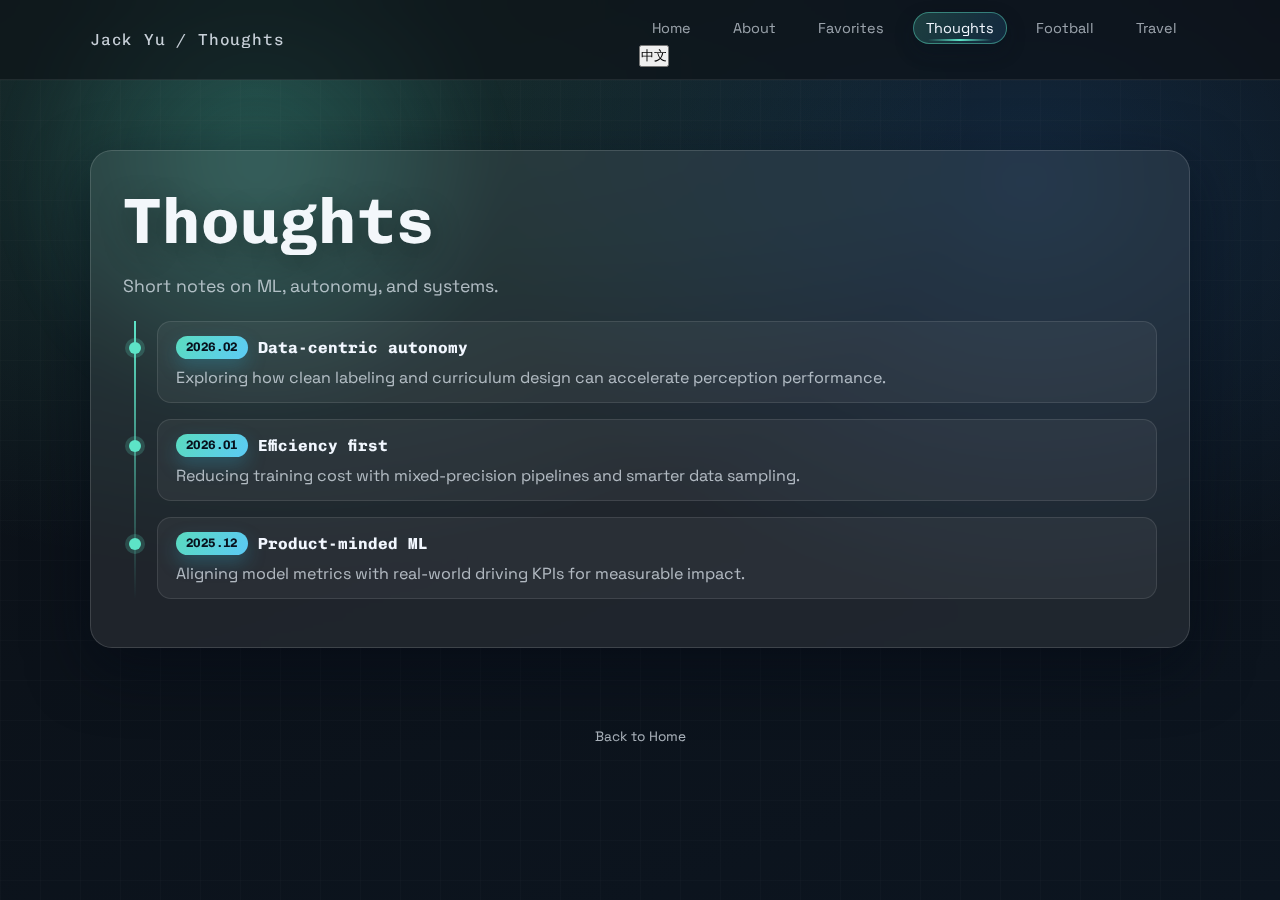
<file: devlog/index.html>
<!DOCTYPE html>
<html lang="en">
<head>
  <meta charset="UTF-8" />
  <meta name="viewport" content="width=device-width, initial-scale=1.0" />
  <title>Thoughts | Jack Yu</title>
  <link rel="stylesheet" href="../css/style.css" />
</head>
<body data-title-key="title.thoughts">
  <header class="topbar">
    <div class="inner">
      <div class="logo" data-i18n="thoughts.logo">Jack Yu / Thoughts</div>
      <div class="topbar-actions">
        <nav class="nav">
          <a href="../" data-i18n="common.nav.home">Home</a>
          <a href="../about/" data-i18n="common.nav.about">About</a>
          <a href="../favorites/" data-i18n="common.nav.favorites">Favorites</a>
          <a class="is-active" href="../devlog/" data-i18n="common.nav.thoughts">Thoughts</a>
          <a href="../football/" data-i18n="common.nav.football">Football</a>
          <a href="../travel/" data-i18n="common.nav.travel">Travel</a>
        </nav>
        <button class="lang-toggle" type="button" aria-label="Switch language">
          <span class="lang-toggle-text">中文</span>
        </button>
      </div>
    </div>
  </header>

  <main class="container">
    <section class="glass" data-reveal>
      <h1 class="hero-title" data-i18n="thoughts.hero.title">Thoughts</h1>
      <p class="hero-subtitle" data-i18n="thoughts.hero.subtitle">Short notes on ML, autonomy, and systems.</p>
      <div class="timeline">
        <div class="timeline-item">
          <h4><span class="timeline-date">2026.02</span><span data-i18n="thoughts.item1.title">Data-centric autonomy</span></h4>
          <p data-i18n="thoughts.item1.body">Exploring how clean labeling and curriculum design can accelerate perception performance.</p>
        </div>
        <div class="timeline-item">
          <h4><span class="timeline-date">2026.01</span><span data-i18n="thoughts.item2.title">Efficiency first</span></h4>
          <p data-i18n="thoughts.item2.body">Reducing training cost with mixed-precision pipelines and smarter data sampling.</p>
        </div>
        <div class="timeline-item">
          <h4><span class="timeline-date">2025.12</span><span data-i18n="thoughts.item3.title">Product-minded ML</span></h4>
          <p data-i18n="thoughts.item3.body">Aligning model metrics with real-world driving KPIs for measurable impact.</p>
        </div>
      </div>
    </section>

    <div class="footer"><span data-i18n="common.footer.back">Back to</span> <a href="../" data-i18n="common.footer.home">Home</a></div>
  </main>

  <script src="../js/main.js"></script>
</body>
</html>
</file>
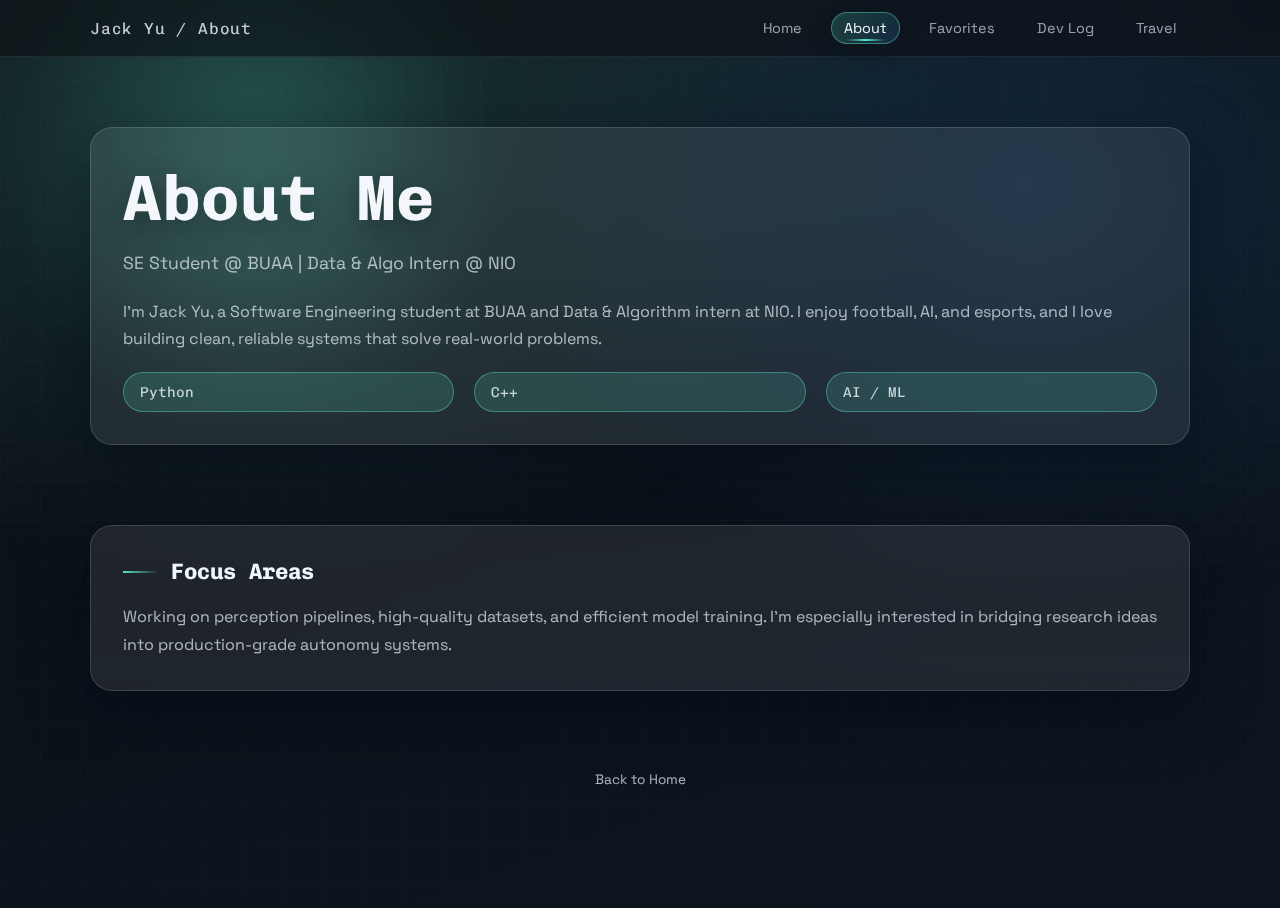
<file: about.html>
<!DOCTYPE html>
<html lang="en">
<head>
  <meta charset="UTF-8" />
  <meta name="viewport" content="width=device-width, initial-scale=1.0" />
  <title>About | Jack Yu</title>
  <link rel="stylesheet" href="./css/style.css" />
</head>
<body>
  <header class="topbar">
    <div class="inner">
      <div class="logo">Jack Yu / About</div>
      <nav class="nav">
        <a href="./index.html">Home</a>
        <a class="is-active" href="./about.html">About</a>
        <a href="./favorites.html">Favorites</a>
        <a href="./devlog.html">Dev Log</a>
        <a href="./travel.html">Travel</a>
      </nav>
    </div>
  </header>

  <main class="container">
    <section class="glass" data-reveal>
      <h1 class="hero-title">About Me</h1>
      <p class="hero-subtitle">SE Student @ BUAA | Data &amp; Algo Intern @ NIO</p>
      <p style="color: var(--muted); line-height: 1.7;">
        I'm Jack Yu, a Software Engineering student at BUAA and Data &amp; Algorithm intern at NIO. I enjoy football,
        AI, and esports, and I love building clean, reliable systems that solve real-world problems.
      </p>
      <div class="about-grid">
        <div class="chip">Python</div>
        <div class="chip">C++</div>
        <div class="chip">AI / ML</div>
      </div>
    </section>

    <section class="section glass" data-reveal>
      <h2 class="section-title"><span></span>Focus Areas</h2>
      <p style="color: var(--muted); line-height: 1.7;">
        Working on perception pipelines, high-quality datasets, and efficient model training. I'm especially
        interested in bridging research ideas into production-grade autonomy systems.
      </p>
    </section>

    <div class="footer">Back to <a href="./index.html">Home</a></div>
  </main>

  <script src="./js/main.js"></script>
</body>
</html>
</file>
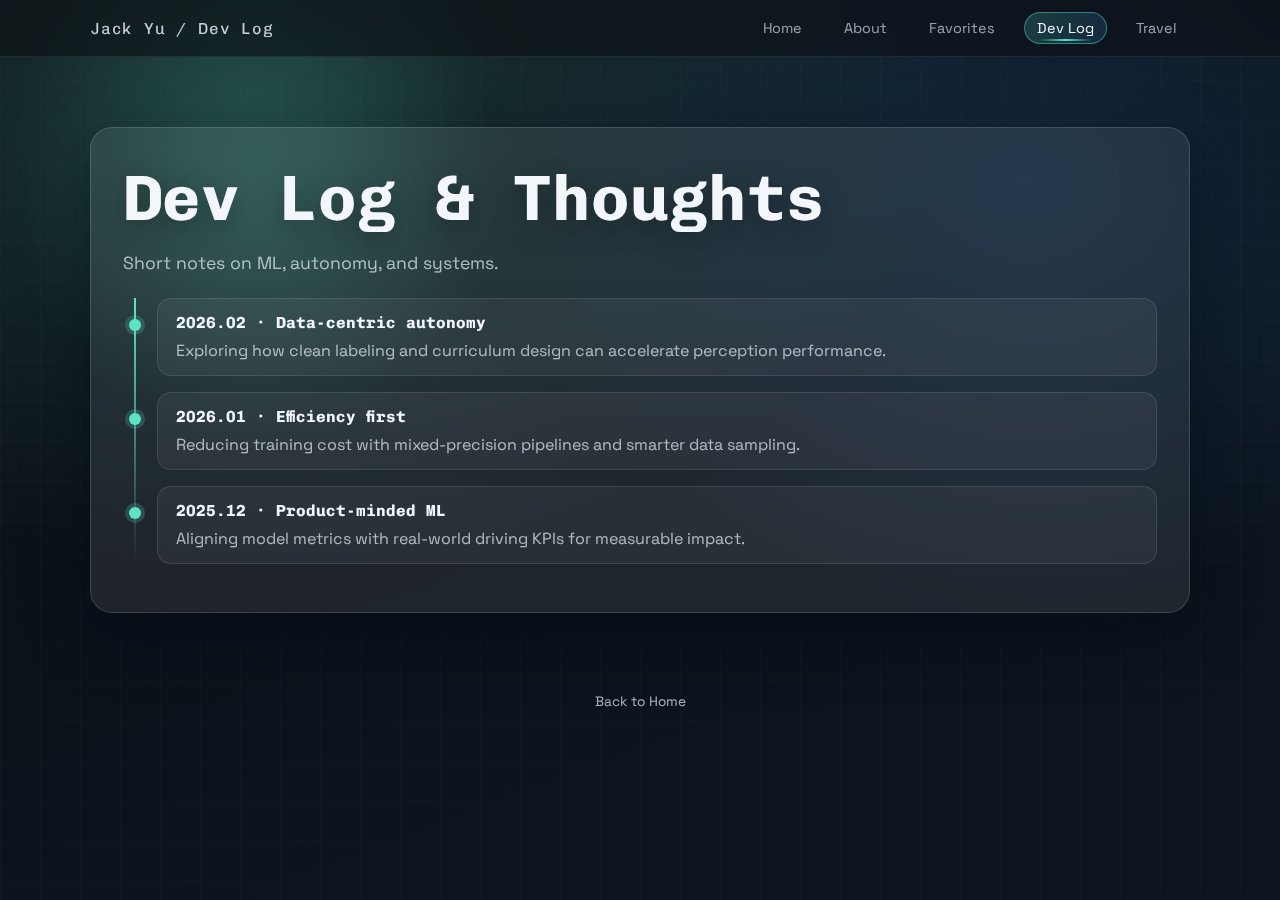
<file: devlog.html>
<!DOCTYPE html>
<html lang="en">
<head>
  <meta charset="UTF-8" />
  <meta name="viewport" content="width=device-width, initial-scale=1.0" />
  <title>Dev Log | Jack Yu</title>
  <link rel="stylesheet" href="./css/style.css" />
</head>
<body>
  <header class="topbar">
    <div class="inner">
      <div class="logo">Jack Yu / Dev Log</div>
      <nav class="nav">
        <a href="./index.html">Home</a>
        <a href="./about.html">About</a>
        <a href="./favorites.html">Favorites</a>
        <a class="is-active" href="./devlog.html">Dev Log</a>
        <a href="./travel.html">Travel</a>
      </nav>
    </div>
  </header>

  <main class="container">
    <section class="glass" data-reveal>
      <h1 class="hero-title">Dev Log &amp; Thoughts</h1>
      <p class="hero-subtitle">Short notes on ML, autonomy, and systems.</p>
      <div class="timeline">
        <div class="timeline-item">
          <h4>2026.02 · Data-centric autonomy</h4>
          <p>Exploring how clean labeling and curriculum design can accelerate perception performance.</p>
        </div>
        <div class="timeline-item">
          <h4>2026.01 · Efficiency first</h4>
          <p>Reducing training cost with mixed-precision pipelines and smarter data sampling.</p>
        </div>
        <div class="timeline-item">
          <h4>2025.12 · Product-minded ML</h4>
          <p>Aligning model metrics with real-world driving KPIs for measurable impact.</p>
        </div>
      </div>
    </section>

    <div class="footer">Back to <a href="./index.html">Home</a></div>
  </main>

  <script src="./js/main.js"></script>
</body>
</html>
</file>
<file: css/style.css>
@import url("https://fonts.googleapis.com/css2?family=Chivo+Mono:wght@500;700&family=Space+Grotesk:wght@400;600;700&display=swap");

:root {
  color-scheme: light;
  --bg: #0b0f14;
  --bg-2: #0c1520;
  --glass: rgba(255, 255, 255, 0.08);
  --glass-strong: rgba(255, 255, 255, 0.14);
  --text: #e6eef7;
  --muted: rgba(230, 238, 247, 0.72);
  --accent: #5de4c7;
  --accent-2: #3ba1ff;
  --line: rgba(255, 255, 255, 0.14);
  --shadow: 0 20px 60px rgba(3, 9, 20, 0.55);
  --mono: "Chivo Mono", "SFMono-Regular", "JetBrains Mono", "Menlo", "Consolas", "Liberation Mono", monospace;
  --sans: "Space Grotesk", "SF Pro Text", "Segoe UI", "PingFang SC", "Hiragino Sans GB", "Noto Sans", sans-serif;
}

* {
  box-sizing: border-box;
  margin: 0;
  padding: 0;
}

body {
  font-family: var(--sans);
  color: rgba(230, 238, 247, 0.86);
  background: radial-gradient(1200px 800px at 20% 10%, rgba(93, 228, 199, 0.18), transparent 60%),
    radial-gradient(900px 700px at 80% 20%, rgba(59, 161, 255, 0.16), transparent 60%),
    linear-gradient(160deg, var(--bg), var(--bg-2));
  min-height: 100vh;
  overflow-x: hidden;
  position: relative;
}

body::before {
  content: "";
  position: fixed;
  inset: 0;
  background-image: linear-gradient(rgba(255, 255, 255, 0.06) 1px, transparent 1px),
    linear-gradient(90deg, rgba(255, 255, 255, 0.06) 1px, transparent 1px);
  background-size: 40px 40px;
  opacity: 0.25;
  pointer-events: none;
  mix-blend-mode: screen;
  z-index: 0;
}

body::after {
  content: "";
  position: fixed;
  width: 500px;
  height: 500px;
  background: radial-gradient(circle, rgba(93, 228, 199, 0.2), transparent 70%);
  top: var(--glow-y, 20%);
  left: var(--glow-x, 20%);
  transform: translate(-50%, -50%);
  pointer-events: none;
  z-index: 0;
  transition: 0.2s ease-out;
  filter: blur(20px);
}

a {
  color: inherit;
  text-decoration: none;
}

img {
  max-width: 100%;
  display: block;
}

main {
  position: relative;
  z-index: 1;
}

.container {
  width: min(1100px, 90vw);
  margin: 0 auto;
  padding: 70px 0 120px;
}

.topbar {
  position: sticky;
  top: 0;
  z-index: 2;
  backdrop-filter: blur(12px);
  background: rgba(11, 15, 20, 0.6);
  border-bottom: 1px solid rgba(255, 255, 255, 0.08);
}

.topbar .inner {
  width: min(1100px, 92vw);
  margin: 0 auto;
  display: flex;
  align-items: center;
  justify-content: space-between;
  padding: 12px 0;
}

.logo {
  font-family: var(--mono);
  font-size: 1rem;
  letter-spacing: 0.8px;
}

.nav {
  display: flex;
  gap: 16px;
  flex-wrap: wrap;
}

.nav a {
  padding: 6px 12px;
  border-radius: 999px;
  border: 1px solid transparent;
  font-size: 0.9rem;
  color: var(--muted);
  transition: 0.2s ease;
  position: relative;
}

.nav a:hover,
.nav a.is-active {
  color: var(--text);
  border-color: rgba(93, 228, 199, 0.45);
  background: rgba(93, 228, 199, 0.1);
  box-shadow: 0 8px 18px rgba(10, 20, 32, 0.35);
}

.nav a::after {
  content: "";
  position: absolute;
  left: 14px;
  right: 14px;
  bottom: 2px;
  height: 2px;
  background: linear-gradient(90deg, transparent, var(--accent), transparent);
  opacity: 0;
  transform: scaleX(0.6);
  transition: 0.2s ease;
}

.nav a:hover::after,
.nav a.is-active::after {
  opacity: 1;
  transform: scaleX(1);
}

.section {
  margin-top: 80px;
}

.glass {
  background: var(--glass);
  border: 1px solid rgba(255, 255, 255, 0.14);
  border-radius: 22px;
  padding: 32px;
  backdrop-filter: blur(14px);
  box-shadow: var(--shadow);
}

.hero {
  display: grid;
  grid-template-columns: repeat(auto-fit, minmax(280px, 1fr));
  gap: 36px;
  align-items: center;
}

.hero-title {
  font-family: var(--mono);
  font-size: clamp(2.6rem, 5vw, 4.2rem);
  letter-spacing: 1px;
  margin-bottom: 16px;
  color: #f3f7fb;
  text-shadow: 0 8px 30px rgba(0, 0, 0, 0.35);
}

.hero-subtitle {
  font-size: 1.1rem;
  color: var(--muted);
  margin-bottom: 24px;
}

.hero-cta {
  display: inline-flex;
  align-items: center;
  gap: 12px;
  padding: 14px 28px;
  border-radius: 999px;
  border: 1px solid rgba(93, 228, 199, 0.5);
  background: linear-gradient(120deg, rgba(93, 228, 199, 0.3), rgba(59, 161, 255, 0.3));
  color: var(--text);
  font-weight: 600;
  transition: transform 0.2s ease, box-shadow 0.2s ease;
  position: relative;
  overflow: hidden;
}

.hero-cta::after {
  content: "";
  position: absolute;
  inset: -120% 0 0 -120%;
  background: linear-gradient(60deg, transparent, rgba(255, 255, 255, 0.5), transparent);
  transform: rotate(18deg);
  transition: 0.6s ease;
}

.hero-cta:hover {
  transform: translateY(-2px) scale(1.02);
  box-shadow: 0 20px 30px rgba(63, 196, 236, 0.25);
}

.hero-cta:hover::after {
  inset: -120% 0 0 120%;
}

.socials {
  display: flex;
  gap: 16px;
  margin-top: 24px;
}

.socials a {
  width: 44px;
  height: 44px;
  border-radius: 50%;
  border: 1px solid rgba(255, 255, 255, 0.16);
  display: grid;
  place-items: center;
  background: rgba(255, 255, 255, 0.06);
  transition: 0.2s ease;
}

.socials a:hover {
  border-color: rgba(93, 228, 199, 0.6);
  transform: translateY(-2px);
}

.section-title {
  font-family: var(--mono);
  font-size: 1.4rem;
  margin-bottom: 18px;
  display: flex;
  align-items: center;
  gap: 12px;
  color: #eef6ff;
}

.section-title span {
  display: inline-block;
  width: 36px;
  height: 2px;
  background: linear-gradient(90deg, var(--accent), transparent);
}

.about-grid {
  display: grid;
  grid-template-columns: repeat(auto-fit, minmax(220px, 1fr));
  gap: 20px;
  margin-top: 20px;
}

.about-split {
  display: grid;
  grid-template-columns: minmax(320px, 1.2fr) minmax(280px, 0.9fr);
  gap: 24px;
  align-items: stretch;
}

.about-football-panel {
  border-radius: 18px;
  border: 1px solid rgba(255, 255, 255, 0.12);
  background: linear-gradient(160deg, rgba(255, 255, 255, 0.08), rgba(10, 16, 26, 0.7));
  padding: 16px;
  display: flex;
  flex-direction: column;
  gap: 12px;
}

.about-crest-line {
  display: flex;
  align-items: center;
  gap: 10px;
  font-family: var(--mono);
  color: #f2f8ff;
}

.about-crest-line img {
  width: 28px;
  height: 28px;
  object-fit: contain;
}

.about-pitch-photo {
  border-radius: 12px;
  overflow: hidden;
  border: 1px solid rgba(255, 255, 255, 0.14);
}

.about-pitch-photo img {
  width: 100%;
  height: 190px;
  object-fit: cover;
}

.about-midfield-notes {
  border-radius: 12px;
  border: 1px solid rgba(93, 228, 199, 0.28);
  background: rgba(93, 228, 199, 0.08);
  padding: 12px;
}

.about-midfield-notes h3 {
  font-family: var(--mono);
  font-size: 0.9rem;
  margin-bottom: 8px;
  color: #f0f8ff;
}

.about-midfield-notes p {
  color: var(--muted);
  line-height: 1.6;
  font-size: 0.92rem;
}

.chip {
  padding: 10px 16px;
  border-radius: 999px;
  background: rgba(93, 228, 199, 0.16);
  border: 1px solid rgba(93, 228, 199, 0.4);
  font-family: var(--mono);
  font-size: 0.9rem;
}

.chip-media {
  display: inline-flex;
  align-items: center;
  gap: 10px;
}

.chip-media img {
  width: 22px;
  height: 22px;
  object-fit: contain;
  filter: drop-shadow(0 4px 8px rgba(0, 0, 0, 0.35));
}

.football-dna-grid {
  display: grid;
  grid-template-columns: repeat(auto-fit, minmax(220px, 1fr));
  gap: 18px;
}

.football-dna-card {
  border-radius: 16px;
  border: 1px solid rgba(255, 255, 255, 0.12);
  background: rgba(255, 255, 255, 0.06);
  overflow: hidden;
  display: flex;
  flex-direction: column;
}

.football-dna-card img {
  width: 100%;
  height: 150px;
  object-fit: cover;
}

.football-dna-card h3 {
  font-family: var(--mono);
  font-size: 0.95rem;
  padding: 14px 14px 8px;
  color: #eef7ff;
}

.football-dna-card p {
  padding: 0 14px 16px;
  color: var(--muted);
  line-height: 1.6;
  font-size: 0.9rem;
}

.favorites-grid {
  display: grid;
  grid-template-columns: repeat(auto-fit, minmax(260px, 1fr));
  gap: 24px;
  margin-top: 24px;
  align-items: start;
}

.card {
  background: var(--glass-strong);
  border-radius: 20px;
  border: 1px solid rgba(255, 255, 255, 0.12);
  padding: 22px;
  display: flex;
  flex-direction: column;
  gap: 16px;
  min-height: 280px;
  transition: transform 0.2s ease, box-shadow 0.2s ease, border-color 0.2s ease;
}

.card h3 {
  font-family: var(--mono);
  font-size: 1.1rem;
  color: #f2f7ff;
}

.card:hover {
  transform: translateY(-4px);
  border-color: rgba(93, 228, 199, 0.4);
  box-shadow: 0 20px 40px rgba(8, 14, 26, 0.45);
}

.favorites-hero {
  padding: 40px;
}

.hero-top {
  display: flex;
  align-items: flex-end;
  justify-content: space-between;
  gap: 24px;
  flex-wrap: wrap;
}

.mini-stats {
  display: grid;
  grid-auto-flow: column;
  gap: 16px;
}

.mini-stats div {
  background: rgba(12, 20, 32, 0.7);
  border: 1px solid rgba(255, 255, 255, 0.12);
  border-radius: 14px;
  padding: 12px 16px;
  min-width: 120px;
}

.mini-stats span {
  font-size: 1.4rem;
  font-weight: 700;
  display: block;
}

.mini-stats small {
  color: var(--muted);
  font-size: 0.8rem;
  letter-spacing: 0.6px;
  text-transform: uppercase;
}

.card-header {
  display: flex;
  align-items: center;
  justify-content: space-between;
  gap: 12px;
}

.pill {
  font-size: 0.72rem;
  letter-spacing: 0.6px;
  text-transform: uppercase;
  padding: 6px 10px;
  border-radius: 999px;
  border: 1px solid rgba(93, 228, 199, 0.5);
  color: var(--text);
  background: rgba(93, 228, 199, 0.12);
}

.muted-text {
  color: var(--muted);
  font-size: 0.95rem;
}

.video-frame {
  border-radius: 16px;
  overflow: hidden;
  border: 1px solid rgba(255, 255, 255, 0.12);
  background: rgba(0, 0, 0, 0.3);
  width: 100%;
  height: clamp(170px, 18vw, 220px);
  display: flex;
  align-items: center;
  justify-content: center;
}

.video-frame video {
  width: 100%;
  height: 100%;
  object-fit: contain;
  display: block;
  background: #000;
}

.club-badges {
  display: grid;
  grid-template-columns: repeat(auto-fit, minmax(130px, 1fr));
  gap: 14px;
}

.club-badges figure {
  margin: 0;
  background: rgba(10, 16, 26, 0.6);
  border-radius: 16px;
  padding: 14px;
  display: grid;
  place-items: center;
  gap: 8px;
  border: 1px solid rgba(255, 255, 255, 0.1);
}

.club-badges img {
  height: 64px;
  object-fit: contain;
  filter: drop-shadow(0 6px 12px rgba(0, 0, 0, 0.35));
}

.club-badges figcaption {
  color: var(--muted);
  font-size: 0.8rem;
}

.badge-list {
  display: flex;
  flex-wrap: wrap;
  gap: 10px;
}

.badge {
  padding: 8px 14px;
  border-radius: 12px;
  background: rgba(59, 161, 255, 0.16);
  border: 1px solid rgba(59, 161, 255, 0.5);
  font-size: 0.9rem;
}

.game-gallery {
  display: grid;
  grid-template-columns: repeat(2, minmax(0, 1fr));
  gap: 10px;
}

.game-gallery img {
  width: 100%;
  height: 120px;
  object-fit: cover;
  border-radius: 12px;
  border: 1px solid rgba(255, 255, 255, 0.12);
  filter: saturate(1.1) contrast(1.05);
}

.timeline {
  position: relative;
  margin-top: 20px;
  padding-left: 34px;
}

.timeline::before {
  content: "";
  position: absolute;
  left: 11px;
  top: 0;
  bottom: 0;
  width: 2px;
  background: linear-gradient(var(--accent), transparent);
}

.timeline-item {
  margin-bottom: 16px;
  position: relative;
  padding: 14px 16px 14px 18px;
  border-radius: 14px;
  background: rgba(255, 255, 255, 0.05);
  border: 1px solid rgba(255, 255, 255, 0.1);
  transition: transform 0.2s ease, border-color 0.2s ease;
}

.timeline-item:hover {
  border-color: rgba(93, 228, 199, 0.45);
  transform: translateY(-1px);
}

.timeline-item::before {
  content: "";
  position: absolute;
  left: -29px;
  top: 20px;
  width: 12px;
  height: 12px;
  border-radius: 50%;
  background: var(--accent);
  box-shadow: 0 0 0 4px rgba(93, 228, 199, 0.2);
}

.timeline-item h4 {
  font-family: var(--mono);
  font-size: 1rem;
  color: #f2f7ff;
  display: flex;
  align-items: center;
  gap: 10px;
}

.timeline-item p {
  color: var(--muted);
  margin-top: 8px;
}

.timeline-date {
  font-size: 0.78rem;
  letter-spacing: 0.4px;
  color: #08111d;
  background: linear-gradient(120deg, rgba(93, 228, 199, 0.95), rgba(95, 210, 255, 0.95));
  border-radius: 999px;
  padding: 4px 10px;
  line-height: 1.2;
  box-shadow: 0 8px 18px rgba(45, 145, 174, 0.35);
}

.map-wrap {
  position: relative;
  border-radius: 20px;
  overflow: hidden;
  border: 1px solid rgba(255, 255, 255, 0.12);
  background: rgba(10, 16, 26, 0.6);
  box-shadow: var(--shadow);
  margin-top: 24px;
}

.map-wrap::before {
  content: "";
  position: absolute;
  inset: 0;
  background: radial-gradient(60% 60% at 20% 20%, rgba(93, 228, 199, 0.12), transparent 65%),
    radial-gradient(50% 50% at 80% 20%, rgba(59, 161, 255, 0.12), transparent 70%);
  pointer-events: none;
  z-index: 1;
}

.map-legend {
  position: absolute;
  right: 16px;
  top: 16px;
  background: rgba(10, 16, 26, 0.7);
  border: 1px solid rgba(255, 255, 255, 0.12);
  border-radius: 14px;
  padding: 10px 14px;
  font-size: 0.75rem;
  color: var(--muted);
  font-family: var(--mono);
}

.map-photo-viewer {
  position: absolute;
  left: 16px;
  right: 16px;
  bottom: 16px;
  border-radius: 14px;
  border: 1px solid rgba(255, 255, 255, 0.16);
  background: rgba(8, 13, 22, 0.9);
  z-index: 410;
  padding: 12px;
  backdrop-filter: blur(10px);
}

.map-photo-viewer-head {
  display: flex;
  align-items: center;
  justify-content: space-between;
  gap: 12px;
  margin-bottom: 8px;
}

.map-photo-viewer-head h4 {
  font-family: var(--mono);
  font-size: 0.95rem;
  color: #f1f8ff;
}

.map-photo-viewer-head button {
  border: 1px solid rgba(255, 255, 255, 0.2);
  background: rgba(255, 255, 255, 0.08);
  color: var(--text);
  border-radius: 999px;
  padding: 6px 12px;
  font-family: var(--mono);
  font-size: 0.75rem;
  cursor: pointer;
}

.map-photo-viewer-grid {
  display: grid;
  grid-template-columns: repeat(auto-fit, minmax(180px, 1fr));
  gap: 8px;
}

.map-photo-viewer-grid img {
  width: 100%;
  height: 150px;
  object-fit: cover;
  border-radius: 10px;
  border: 1px solid rgba(255, 255, 255, 0.12);
}

.photo-stack-icon {
  width: 74px;
  height: 74px;
  position: relative;
  pointer-events: auto;
  cursor: pointer;
}

.photo-stack-icon .stack-card {
  position: absolute;
  width: 52px;
  height: 52px;
  border-radius: 10px;
  border: 2px solid rgba(255, 255, 255, 0.9);
  box-shadow: 0 8px 18px rgba(0, 0, 0, 0.35);
  background-size: cover;
  background-position: center;
}

.photo-stack-icon .stack-card.one {
  left: 11px;
  top: 10px;
  transform: rotate(-11deg);
}

.photo-stack-icon .stack-card.two {
  left: 18px;
  top: 7px;
  transform: rotate(8deg);
}

.photo-stack-icon .stack-card.three {
  left: 14px;
  top: 14px;
  transform: rotate(-2deg);
  border-color: rgba(93, 228, 199, 0.95);
}

.photo-stack-icon .stack-label {
  position: absolute;
  left: 4px;
  right: 4px;
  bottom: -6px;
  font-size: 10px;
  text-align: center;
  padding: 2px 4px;
  border-radius: 999px;
  background: rgba(8, 13, 22, 0.95);
  border: 1px solid rgba(93, 228, 199, 0.45);
  color: #d9f4ee;
  font-family: var(--mono);
}

#travel-map {
  width: 100%;
  height: 420px;
  filter: saturate(1.05) contrast(1.1);
}

.leaflet-container {
  background: rgba(9, 12, 18, 0.9);
  font-family: var(--sans);
}

.leaflet-control-zoom a {
  background: rgba(10, 16, 26, 0.85);
  color: var(--text);
  border: 1px solid rgba(255, 255, 255, 0.15);
}

.leaflet-control-zoom a:hover {
  background: rgba(93, 228, 199, 0.2);
}

.leaflet-control-attribution {
  font-size: 0.7rem;
}

.travel-grid {
  display: grid;
  grid-auto-flow: column;
  grid-auto-columns: minmax(220px, 1fr);
  gap: 18px;
  overflow-x: auto;
  scroll-snap-type: x mandatory;
  padding-bottom: 10px;
}

.trip-detail {
  margin-top: 18px;
  margin-bottom: 18px;
  border-radius: 18px;
  border: 1px solid rgba(255, 255, 255, 0.12);
  background: rgba(8, 14, 24, 0.58);
  padding: 18px;
}

.trip-detail-head {
  display: flex;
  align-items: center;
  justify-content: space-between;
  gap: 12px;
  margin-bottom: 8px;
}

.trip-detail-head h3 {
  font-family: var(--mono);
  font-size: 1rem;
  color: #f1f8ff;
}

.trip-detail-head span {
  font-family: var(--mono);
  font-size: 0.78rem;
  color: var(--muted);
}

.trip-detail p {
  color: var(--muted);
  margin-bottom: 12px;
}

.trip-photo-grid {
  display: grid;
  grid-template-columns: repeat(auto-fit, minmax(160px, 1fr));
  gap: 10px;
}

.trip-photo {
  border-radius: 12px;
  overflow: hidden;
  border: 1px solid rgba(255, 255, 255, 0.12);
  background: rgba(255, 255, 255, 0.04);
}

.trip-photo img {
  width: 100%;
  height: 170px;
  object-fit: cover;
  display: block;
}

.trip-photo figcaption {
  padding: 8px 10px;
  font-size: 0.78rem;
  color: var(--muted);
}

.travel-card {
  position: relative;
  border-radius: 16px;
  overflow: hidden;
  border: 1px solid rgba(255, 255, 255, 0.12);
  scroll-snap-align: start;
  min-height: 220px;
  cursor: pointer;
  transition: transform 0.2s ease, border-color 0.2s ease;
}

.travel-card:hover {
  transform: translateY(-2px);
  border-color: rgba(93, 228, 199, 0.5);
}

.travel-card.is-selected {
  border-color: rgba(93, 228, 199, 0.9);
  box-shadow: 0 0 0 1px rgba(93, 228, 199, 0.4), 0 16px 30px rgba(6, 12, 22, 0.45);
}

.travel-card img {
  width: 100%;
  height: 100%;
  object-fit: cover;
  filter: saturate(1.1) contrast(1.05);
}

.travel-card .overlay {
  position: absolute;
  inset: 0;
  background: linear-gradient(to top, rgba(0, 0, 0, 0.72), transparent 60%);
  display: flex;
  flex-direction: column;
  justify-content: flex-end;
  padding: 16px;
  font-family: var(--mono);
}

.travel-card span {
  font-size: 0.85rem;
  color: var(--muted);
}

.page-grid {
  display: grid;
  grid-template-columns: repeat(auto-fit, minmax(240px, 1fr));
  gap: 22px;
  margin-top: 20px;
}

.page-card {
  border-radius: 20px;
  border: 1px solid rgba(255, 255, 255, 0.12);
  background: rgba(255, 255, 255, 0.08);
  padding: 22px;
  display: flex;
  flex-direction: column;
  gap: 12px;
  min-height: 200px;
  transition: 0.2s ease;
}

.page-card:hover {
  border-color: rgba(93, 228, 199, 0.6);
  transform: translateY(-3px);
}

.page-card h3 {
  font-family: var(--mono);
  font-size: 1rem;
  color: #f2f7ff;
}

.emph {
  color: #a6fff1;
  font-weight: 600;
}

.nav a {
  color: rgba(230, 238, 247, 0.65);
  background: rgba(255, 255, 255, 0);
}

.nav a.is-active {
  color: #f2f7ff;
  background: linear-gradient(120deg, rgba(93, 228, 199, 0.2), rgba(59, 161, 255, 0.14));
}

.nav a:hover {
  color: #f2f7ff;
  background: rgba(255, 255, 255, 0.08);
  border-color: rgba(93, 228, 199, 0.35);
}

.news-card a {
  color: #f2f7ff;
}

.football-hero {
  display: grid;
  grid-template-columns: repeat(auto-fit, minmax(260px, 1fr));
  gap: 24px;
  align-items: center;
}

.football-hero h1 {
  font-family: var(--mono);
  font-size: clamp(2.2rem, 4vw, 3.4rem);
  margin-bottom: 12px;
}

.football-hero p {
  color: var(--muted);
  line-height: 1.7;
}

.football-badge {
  display: inline-flex;
  align-items: center;
  gap: 10px;
  padding: 10px 18px;
  border-radius: 999px;
  background: rgba(255, 215, 0, 0.12);
  border: 1px solid rgba(255, 215, 0, 0.35);
  font-family: var(--mono);
  font-size: 0.9rem;
}

.football-crest {
  width: 82px;
  height: 82px;
  object-fit: contain;
  filter: drop-shadow(0 6px 18px rgba(0, 0, 0, 0.4));
}

.football-banner {
  border-radius: 18px;
  overflow: hidden;
  border: 1px solid rgba(255, 255, 255, 0.12);
}

.football-banner img {
  width: 100%;
  height: 100%;
  object-fit: cover;
  display: block;
}

.news-grid {
  display: grid;
  grid-template-columns: repeat(auto-fit, minmax(260px, 1fr));
  gap: 22px;
  margin-top: 20px;
}

.news-card {
  background: rgba(255, 255, 255, 0.08);
  border-radius: 18px;
  border: 1px solid rgba(255, 255, 255, 0.12);
  overflow: hidden;
  display: flex;
  flex-direction: column;
  min-height: 260px;
  transition: 0.2s ease;
}

.news-card:hover {
  border-color: rgba(93, 228, 199, 0.5);
  transform: translateY(-2px);
}

.news-card img {
  width: 100%;
  height: 150px;
  object-fit: cover;
}

.news-card .content {
  padding: 16px;
  display: flex;
  flex-direction: column;
  gap: 10px;
}

.news-card .meta {
  display: flex;
  justify-content: space-between;
  font-size: 0.8rem;
  color: var(--muted);
  font-family: var(--mono);
}

.news-card a {
  color: var(--text);
  font-weight: 600;
}

.standings-panel {
  margin-top: 20px;
  border-radius: 18px;
  border: 1px solid rgba(255, 255, 255, 0.12);
  background: rgba(255, 255, 255, 0.07);
  padding: 18px;
  overflow-x: auto;
}

.standings-table {
  width: 100%;
  border-collapse: collapse;
  min-width: 500px;
}

.standings-table th,
.standings-table td {
  text-align: left;
  padding: 10px 8px;
  border-bottom: 1px solid rgba(255, 255, 255, 0.09);
  font-size: 0.9rem;
}

.standings-table th {
  font-family: var(--mono);
  font-size: 0.78rem;
  color: var(--muted);
  text-transform: uppercase;
  letter-spacing: 0.3px;
}

.standings-table td {
  color: var(--text);
}

.standings-table .rank {
  font-family: var(--mono);
  width: 40px;
}

.standings-table .team {
  display: flex;
  align-items: center;
  gap: 10px;
}

.standings-table .team img {
  width: 24px;
  height: 24px;
  object-fit: contain;
}

.standings-table .points {
  font-family: var(--mono);
  color: #a6fff1;
  font-weight: 600;
}

.standings-table .highlight {
  background: rgba(93, 228, 199, 0.1);
}

.match-center {
  display: grid;
  grid-template-columns: minmax(260px, 1fr) minmax(320px, 1.4fr);
  gap: 22px;
  margin-top: 20px;
}

.latest-match-card {
  border-radius: 18px;
  border: 1px solid rgba(255, 255, 255, 0.14);
  background: linear-gradient(160deg, rgba(255, 255, 255, 0.12), rgba(8, 15, 32, 0.62));
  padding: 20px;
  min-height: 220px;
  display: flex;
  flex-direction: column;
  gap: 10px;
}

.latest-match-card .meta {
  font-family: var(--mono);
  font-size: 0.8rem;
  color: var(--muted);
  display: flex;
  justify-content: space-between;
  gap: 12px;
}

.latest-match-card .teams {
  font-family: var(--mono);
  font-size: 1.05rem;
  color: #f3f8ff;
}

.latest-match-card .scoreline {
  font-size: clamp(2rem, 4vw, 2.6rem);
  font-family: var(--mono);
  color: #a6fff1;
  letter-spacing: 1px;
}

.latest-match-card .venue {
  color: var(--muted);
  font-size: 0.9rem;
}

.history-panel {
  border-radius: 18px;
  border: 1px solid rgba(255, 255, 255, 0.12);
  background: rgba(255, 255, 255, 0.07);
  padding: 18px;
}

.history-panel h3 {
  font-family: var(--mono);
  font-size: 1rem;
  margin-bottom: 12px;
}

.history-table-wrap {
  overflow-x: auto;
}

.history-table {
  width: 100%;
  border-collapse: collapse;
  min-width: 520px;
}

.history-table th,
.history-table td {
  text-align: left;
  padding: 10px 8px;
  border-bottom: 1px solid rgba(255, 255, 255, 0.09);
  font-size: 0.9rem;
}

.history-table th {
  font-family: var(--mono);
  font-size: 0.78rem;
  color: var(--muted);
  text-transform: uppercase;
  letter-spacing: 0.3px;
}

.history-table td.score {
  font-family: var(--mono);
  color: #e9f7ff;
}

.match-loading {
  color: var(--muted);
}

.match-source {
  margin-top: 12px;
  font-size: 0.82rem;
  color: var(--muted);
}

.match-source a {
  color: #a6fff1;
}

.reveal {
  opacity: 0;
  transform: translateY(18px);
  transition: 0.6s ease;
}

.reveal.is-visible {
  opacity: 1;
  transform: translateY(0);
}

.footer {
  margin-top: 80px;
  text-align: center;
  color: var(--muted);
  font-size: 0.85rem;
}

@media (max-width: 720px) {
  .container {
    padding: 60px 0 80px;
  }

  .glass {
    padding: 24px;
  }

  .hero {
    gap: 24px;
  }

  .mini-stats {
    grid-auto-flow: row;
    width: 100%;
  }

  .game-gallery img {
    height: 110px;
  }

  .travel-grid {
    grid-auto-columns: minmax(180px, 1fr);
  }

  .match-center {
    grid-template-columns: 1fr;
  }

  .about-split {
    grid-template-columns: 1fr;
  }
}
</file>
